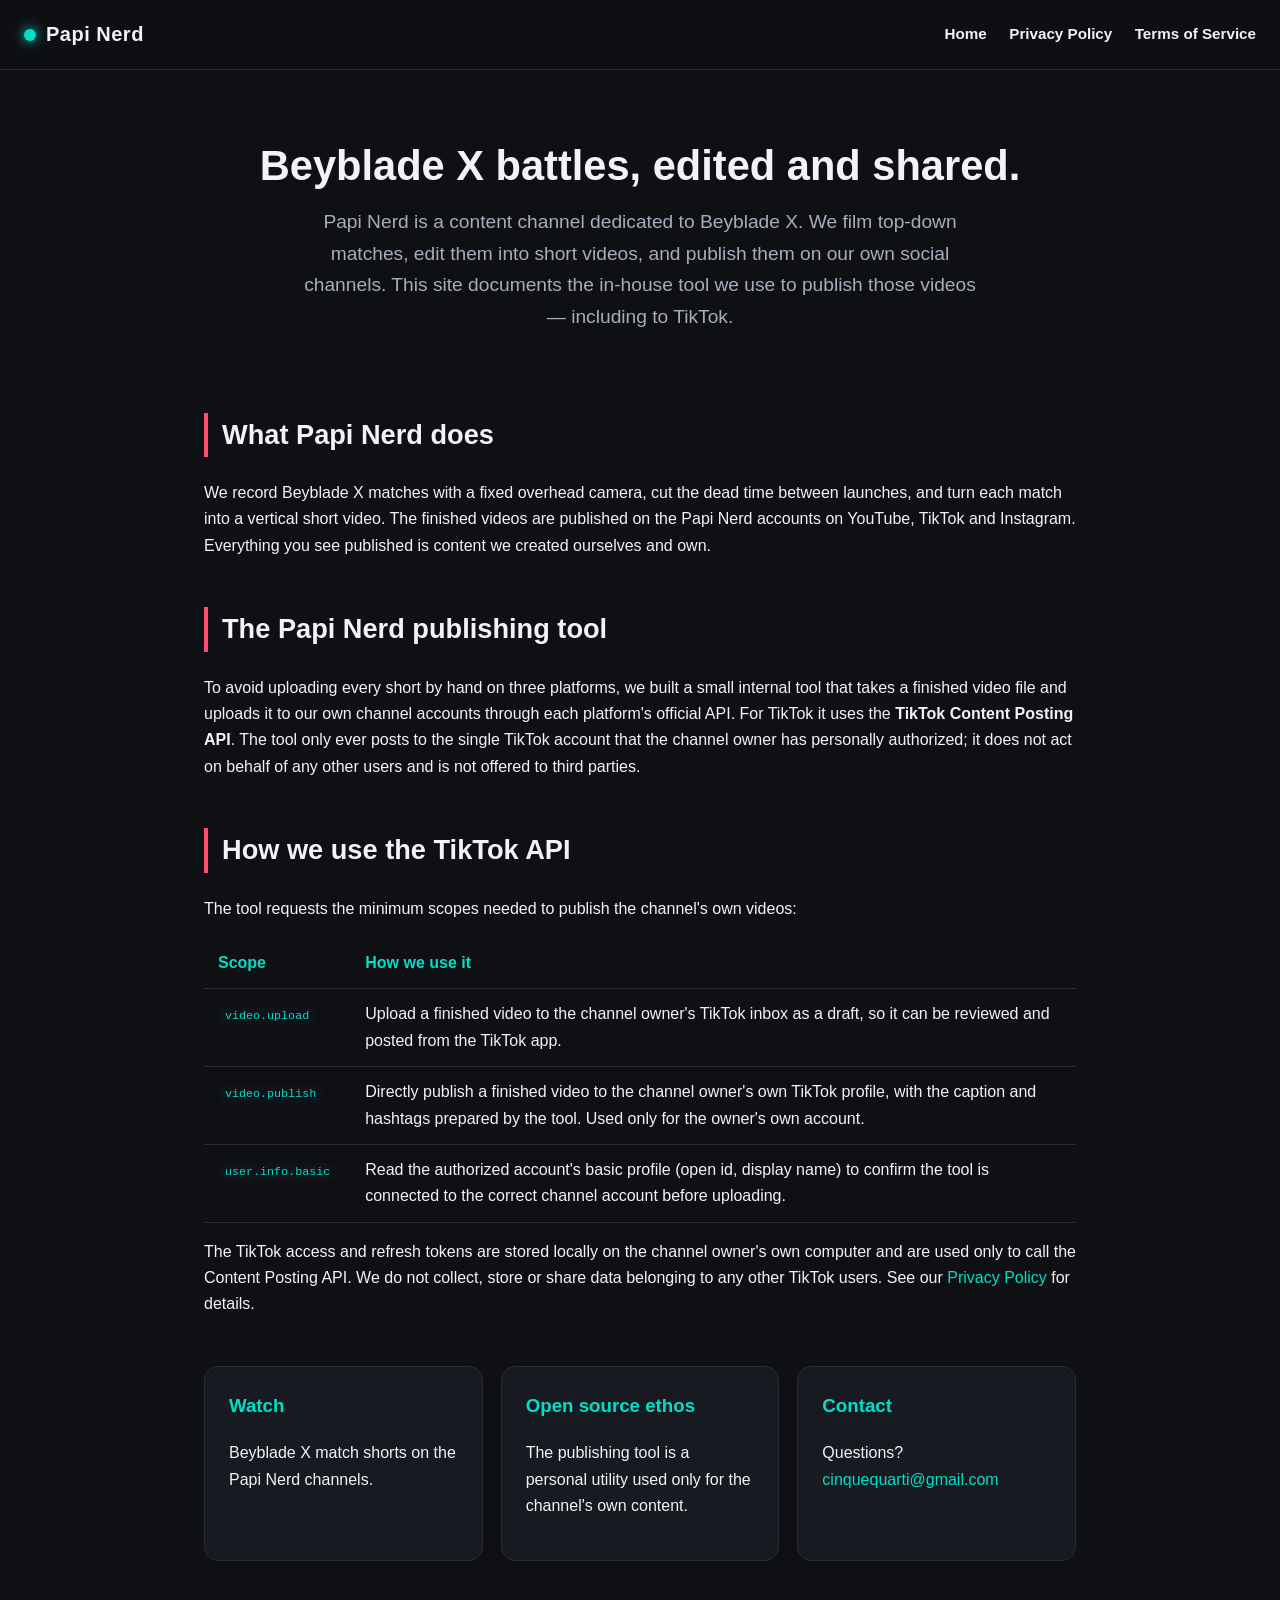
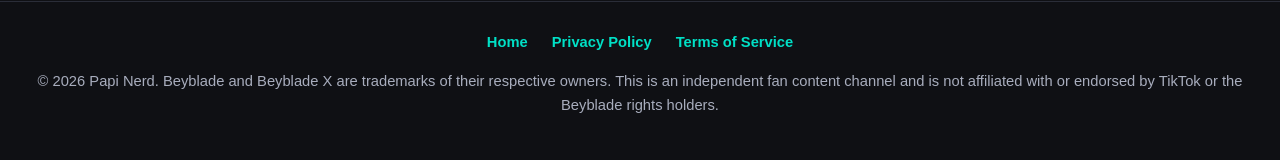
<file: index.html>
<!DOCTYPE html>
<html lang="en">
<head>
  <meta charset="utf-8">
  <meta name="viewport" content="width=device-width, initial-scale=1">
  <title>Papi Nerd — Beyblade X battle videos & publishing tool</title>
  <meta name="description" content="Papi Nerd is a Beyblade X content channel. This site documents the Papi Nerd publishing tool, which uploads the channel's own edited battle videos to its own social accounts, including TikTok via the Content Posting API.">
  <link rel="stylesheet" href="style.css">
</head>
<body>
  <header class="site">
    <div class="brand"><span class="dot"></span> Papi Nerd</div>
    <nav>
      <a href="index.html">Home</a>
      <a href="privacy.html">Privacy Policy</a>
      <a href="terms.html">Terms of Service</a>
    </nav>
  </header>

  <main>
    <div class="hero">
      <h1>Beyblade X battles, edited and shared.</h1>
      <p class="lead">Papi Nerd is a content channel dedicated to Beyblade X. We film top-down matches,
      edit them into short videos, and publish them on our own social channels. This site documents
      the in-house tool we use to publish those videos — including to TikTok.</p>
    </div>

    <section class="block">
      <h2>What Papi Nerd does</h2>
      <p>We record Beyblade X matches with a fixed overhead camera, cut the dead time between launches,
      and turn each match into a vertical short video. The finished videos are published on the Papi Nerd
      accounts on YouTube, TikTok and Instagram. Everything you see published is content we created
      ourselves and own.</p>
    </section>

    <section class="block">
      <h2>The Papi Nerd publishing tool</h2>
      <p>To avoid uploading every short by hand on three platforms, we built a small internal tool that
      takes a finished video file and uploads it to our own channel accounts through each platform's
      official API. For TikTok it uses the <strong>TikTok Content Posting API</strong>. The tool only
      ever posts to the single TikTok account that the channel owner has personally authorized; it does
      not act on behalf of any other users and is not offered to third parties.</p>
    </section>

    <section class="block">
      <h2>How we use the TikTok API</h2>
      <p>The tool requests the minimum scopes needed to publish the channel's own videos:</p>
      <table class="scopes">
        <tr><th>Scope</th><th>How we use it</th></tr>
        <tr>
          <td><code>video.upload</code></td>
          <td>Upload a finished video to the channel owner's TikTok inbox as a draft, so it can be
          reviewed and posted from the TikTok app.</td>
        </tr>
        <tr>
          <td><code>video.publish</code></td>
          <td>Directly publish a finished video to the channel owner's own TikTok profile, with the
          caption and hashtags prepared by the tool. Used only for the owner's own account.</td>
        </tr>
        <tr>
          <td><code>user.info.basic</code></td>
          <td>Read the authorized account's basic profile (open id, display name) to confirm the tool
          is connected to the correct channel account before uploading.</td>
        </tr>
      </table>
      <p>The TikTok access and refresh tokens are stored locally on the channel owner's own computer and
      are used only to call the Content Posting API. We do not collect, store or share data belonging to
      any other TikTok users. See our <a href="privacy.html">Privacy Policy</a> for details.</p>
    </section>

    <div class="cards wrap">
      <div class="card">
        <h3>Watch</h3>
        <p>Beyblade X match shorts on the Papi Nerd channels.</p>
      </div>
      <div class="card">
        <h3>Open source ethos</h3>
        <p>The publishing tool is a personal utility used only for the channel's own content.</p>
      </div>
      <div class="card">
        <h3>Contact</h3>
        <p>Questions? <a href="mailto:cinquequarti@gmail.com">cinquequarti@gmail.com</a></p>
      </div>
    </div>
  </main>

  <footer class="site">
    <div>
      <a href="index.html">Home</a>
      <a href="privacy.html">Privacy Policy</a>
      <a href="terms.html">Terms of Service</a>
    </div>
    <p>© 2026 Papi Nerd. Beyblade and Beyblade X are trademarks of their respective owners. This is an
    independent fan content channel and is not affiliated with or endorsed by TikTok or the Beyblade
    rights holders.</p>
  </footer>
</body>
</html>
</file>
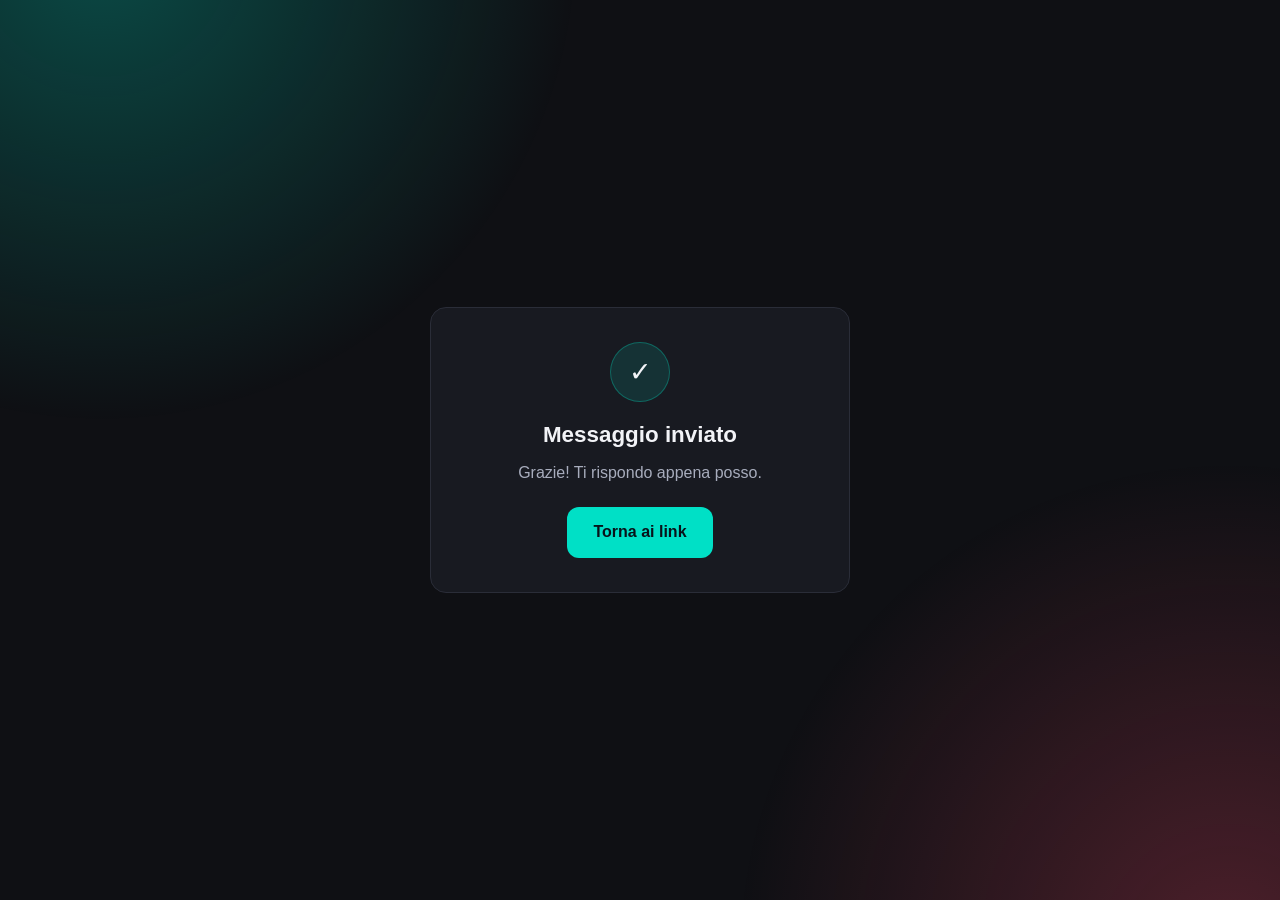
<file: grazie.html>
<!DOCTYPE html>
<html lang="it">
<head>
<meta charset="utf-8">
<meta name="viewport" content="width=device-width, initial-scale=1, viewport-fit=cover">
<title>Messaggio inviato — Papi Nerd</title>
<meta name="robots" content="noindex">
<meta name="theme-color" content="#0f1014">
<link rel="icon" href="data:image/svg+xml,<svg xmlns='http://www.w3.org/2000/svg' viewBox='0 0 32 32'><circle cx='16' cy='16' r='11' fill='%2300e0c6'/></svg>">
<style>
  :root{--bg:#0f1014;--panel:#181a21;--ink:#f2f3f7;--muted:#a8adbd;--accent:#00e0c6;--accent2:#ff4d6d;--line:#2a2d38}
  *{box-sizing:border-box}
  body{
    margin:0;min-height:100vh;
    display:grid;place-items:center;
    padding:24px;
    font-family:-apple-system,BlinkMacSystemFont,"Segoe UI",Roboto,Helvetica,Arial,sans-serif;
    background:var(--bg);color:var(--ink);line-height:1.55;overflow-x:hidden;
  }
  body::before,body::after{content:"";position:fixed;inset:0;z-index:0;pointer-events:none}
  body::before{background:radial-gradient(60vmax 60vmax at 8% -6%, rgba(0,224,198,.28), transparent 62%)}
  body::after{background:radial-gradient(62vmax 62vmax at 96% 106%, rgba(255,77,109,.26), transparent 62%)}
  .box{
    position:relative;z-index:1;
    max-width:420px;width:100%;
    padding:34px 24px;text-align:center;
    background:var(--panel);border:1px solid var(--line);border-radius:16px;
  }
  .tick{
    width:60px;height:60px;margin:0 auto 16px;
    display:grid;place-items:center;font-size:1.7rem;
    background:rgba(0,224,198,.12);border:1px solid rgba(0,224,198,.3);border-radius:50%;
  }
  h1{margin:0 0 8px;font-size:1.4rem}
  p{margin:0 0 22px;color:var(--muted)}
  a.torna{
    display:inline-block;min-height:48px;padding:13px 26px;
    font-weight:700;color:#08131a;background:var(--accent);
    border-radius:12px;text-decoration:none;
  }
</style>
</head>
<body>
  <div class="box">
    <div class="tick" aria-hidden="true">✓</div>
    <h1>Messaggio inviato</h1>
    <p>Grazie! Ti rispondo appena posso.</p>
    <a class="torna" href="link.html">Torna ai link</a>
  </div>
</body>
</html>
</file>
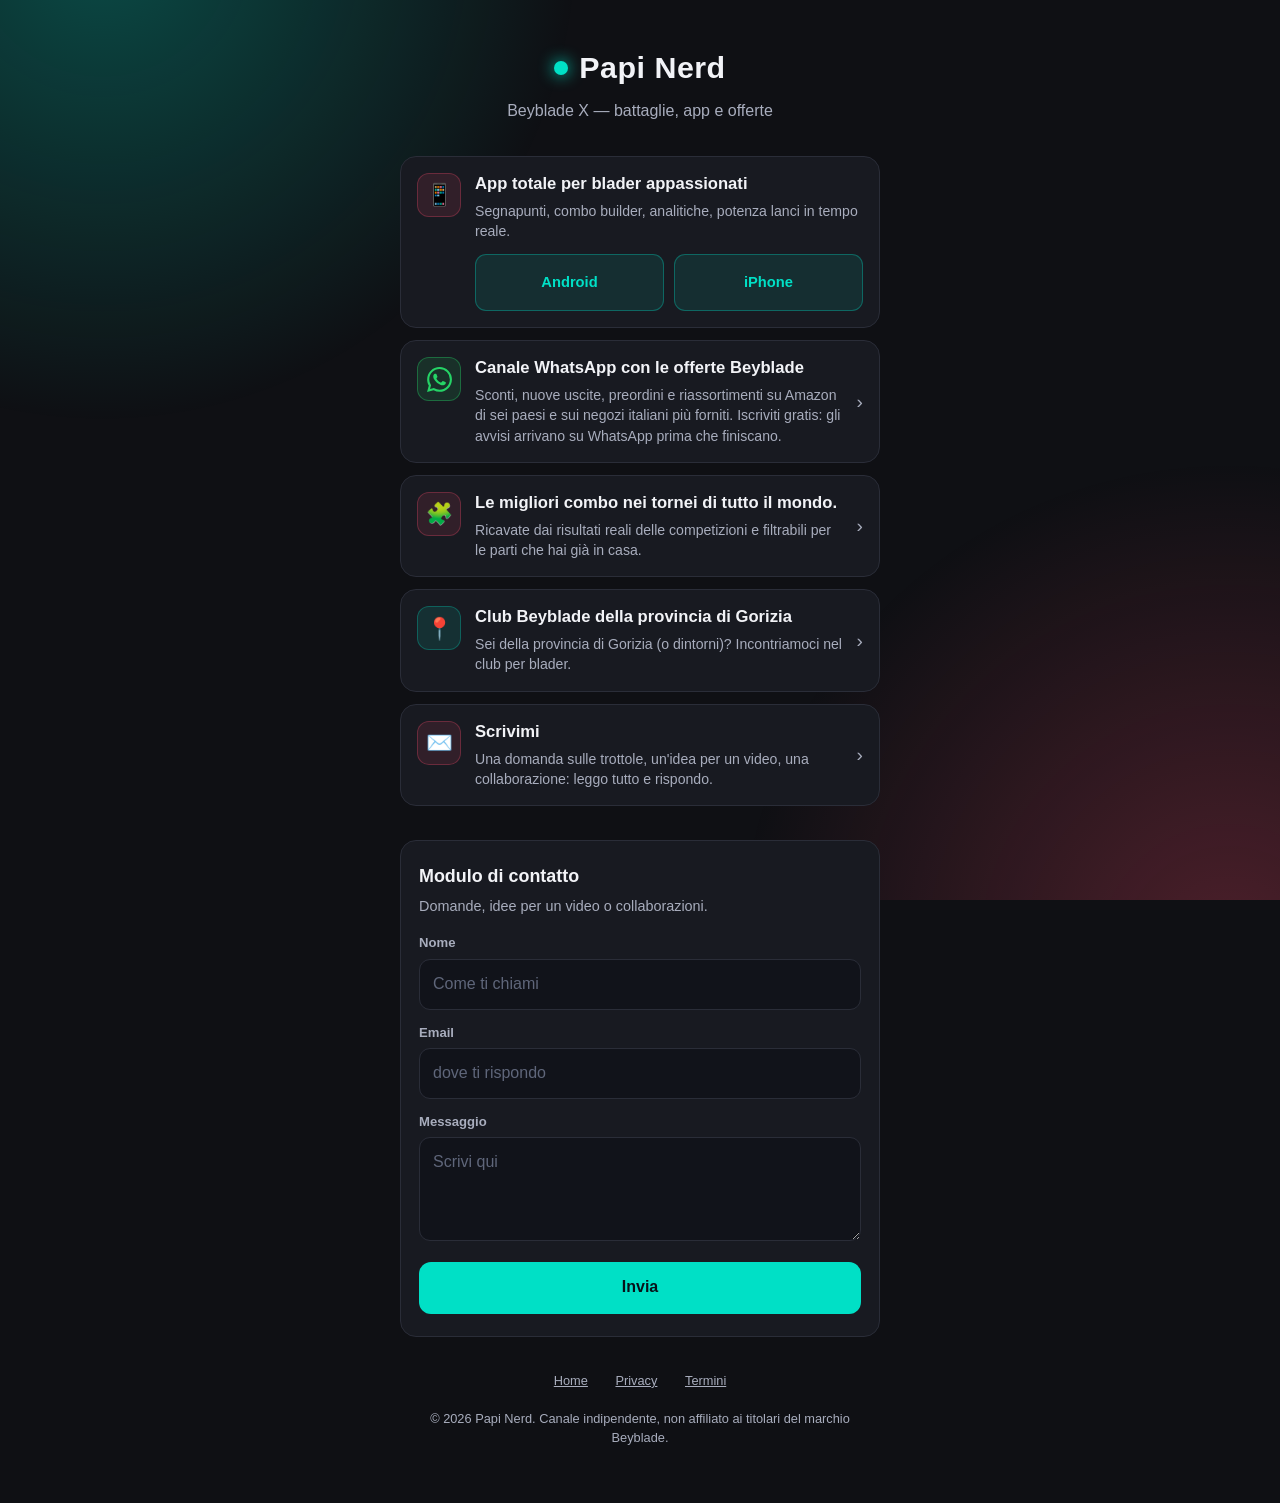
<file: link.html>
<!DOCTYPE html>
<html lang="it">
<head>
<meta charset="utf-8">
<meta name="viewport" content="width=device-width, initial-scale=1, viewport-fit=cover">
<title>Papi Nerd — Link utili</title>
<meta name="description" content="Tutti i link di Papi Nerd: le app segnapunti per Android e iPhone, il canale con le offerte Beyblade X, il sito delle combo e il modulo di contatto.">
<meta name="theme-color" content="#0f1014">
<meta property="og:type" content="website">
<meta property="og:title" content="Papi Nerd — Link utili">
<meta property="og:description" content="App segnapunti, offerte Beyblade X, combo e contatti. Tutto in una pagina.">
<meta property="og:url" content="https://albertocabasvidani.github.io/papinerd/link.html">
<link rel="icon" href="data:image/svg+xml,<svg xmlns='http://www.w3.org/2000/svg' viewBox='0 0 32 32'><circle cx='16' cy='16' r='11' fill='%2300e0c6'/></svg>">
<style>
  :root{
    --bg:#0f1014;
    --panel:#181a21;
    --panel-hi:#1e212a;
    --ink:#f2f3f7;
    --muted:#a8adbd;
    --accent:#00e0c6;
    --accent2:#ff4d6d;
    --line:#2a2d38;
    --radius:16px;
  }
  *{box-sizing:border-box}
  html{-webkit-text-size-adjust:100%}
  body{
    margin:0;
    min-height:100vh;
    font-family:-apple-system,BlinkMacSystemFont,"Segoe UI",Roboto,Helvetica,Arial,sans-serif;
    background:var(--bg);
    color:var(--ink);
    line-height:1.55;
    -webkit-font-smoothing:antialiased;
    overflow-x:hidden;
  }
  /* due aloni colorati che respirano: la parte "frizzante", niente di piu'.
     Ancorati al viewport con inset:0, mai piu' larghi di lui. */
  body::before,body::after{
    content:"";
    position:fixed;
    inset:0;
    z-index:0;
    pointer-events:none;
  }
  body::before{
    background:radial-gradient(60vmax 60vmax at 8% -6%, rgba(0,224,198,.28), transparent 62%);
    animation:respiro1 9s ease-in-out infinite alternate;
  }
  body::after{
    background:radial-gradient(62vmax 62vmax at 96% 106%, rgba(255,77,109,.26), transparent 62%);
    animation:respiro2 11s ease-in-out infinite alternate;
  }
  @keyframes respiro1{from{opacity:.75}to{opacity:1}}
  @keyframes respiro2{from{opacity:1}to{opacity:.7}}

  /* i padding laterali tengono conto del notch: in orizzontale su iPhone
     l'area utile e' piu' stretta della finestra */
  main{
    position:relative;z-index:1;
    max-width:520px;margin:0 auto;
    padding:44px calc(20px + env(safe-area-inset-right)) calc(56px + env(safe-area-inset-bottom))
            calc(20px + env(safe-area-inset-left));
  }

  header{text-align:center;margin-bottom:32px}
  .brand{
    display:inline-flex;align-items:center;gap:11px;
    font-size:1.9rem;font-weight:800;letter-spacing:.5px;margin:0;
  }
  .brand .dot{
    width:14px;height:14px;border-radius:50%;
    background:var(--accent);
    box-shadow:0 0 16px var(--accent);
    animation:pulse 2.4s ease-in-out infinite;
  }
  @keyframes pulse{50%{transform:scale(.72);opacity:.65}}
  .tagline{margin:8px 0 0;color:var(--muted);font-size:1rem}

  .links{display:grid;gap:12px;list-style:none;margin:0;padding:0}

  .links a{
    display:flex;align-items:flex-start;gap:14px;
    padding:16px;
    background:var(--panel);
    border:1px solid var(--line);
    border-radius:var(--radius);
    color:var(--ink);text-decoration:none;
    transition:transform .16s ease,border-color .16s ease,background .16s ease;
  }
  .links a:hover,.links a:focus-visible{
    background:var(--panel-hi);
    border-color:var(--accent);
    transform:translateY(-2px);
    outline:none;
  }
  .links a:active{transform:translateY(0) scale(.99)}

  .ico{
    flex:0 0 44px;height:44px;
    display:grid;place-items:center;
    font-size:1.35rem;line-height:1;
    background:rgba(0,224,198,.11);
    border:1px solid rgba(0,224,198,.28);
    border-radius:12px;
  }
  .links li:nth-child(odd) .ico{background:rgba(255,77,109,.11);border-color:rgba(255,77,109,.28)}
  /* il canale offerte porta i colori di WhatsApp: si riconosce prima di leggere */
  .links li .ico-wa{background:rgba(37,211,102,.12);border-color:rgba(37,211,102,.36)}
  .ico-wa svg{width:25px;height:25px;display:block;fill:#25d366}

  /* la voce delle app non e' un link solo: la card resta ferma e i due
     pulsanti store fanno il lavoro */
  .voce-app{
    display:flex;align-items:flex-start;gap:14px;
    padding:16px;
    background:var(--panel);
    border:1px solid var(--line);
    border-radius:var(--radius);
  }
  .store{display:flex;gap:10px;margin-top:13px}
  .store a{
    flex:1;min-height:46px;
    display:grid;place-items:center;
    font-size:.92rem;font-weight:700;
    color:var(--accent);text-decoration:none;
    background:rgba(0,224,198,.1);
    border:1px solid rgba(0,224,198,.32);
    border-radius:11px;
    transition:background .16s ease,transform .16s ease;
  }
  .store a:hover,.store a:focus-visible{background:rgba(0,224,198,.2);outline:none}
  .store a:active{transform:scale(.98)}

  .txt{min-width:0;flex:1}
  .txt strong{display:block;font-size:1.04rem;font-weight:700;line-height:1.3}
  .txt p{margin:6px 0 0;color:var(--muted);font-size:.88rem;line-height:1.45}
  .txt p em{font-style:normal;color:#7d8497}
  .arrow{
    flex:0 0 auto;align-self:center;
    color:var(--muted);font-size:1.2rem;
    transition:transform .16s ease,color .16s ease;
  }
  .links a:hover .arrow{color:var(--accent);transform:translateX(3px)}

  .contatto{
    margin-top:34px;padding:22px 18px;
    background:var(--panel);
    border:1px solid var(--line);
    border-radius:var(--radius);
  }
  .contatto h2{margin:0 0 4px;font-size:1.12rem}
  .contatto p{margin:0 0 16px;color:var(--muted);font-size:.9rem}
  .contatto label{display:block;font-size:.82rem;font-weight:600;color:var(--muted);margin-bottom:5px}
  .campo{margin-bottom:13px}
  input,textarea{
    width:100%;
    padding:12px 13px;
    font:inherit;font-size:1rem; /* 16px: evita lo zoom automatico su iOS */
    color:var(--ink);
    background:#11131a;
    border:1px solid var(--line);
    border-radius:11px;
    transition:border-color .16s ease;
  }
  textarea{resize:vertical;min-height:104px}
  input:focus,textarea:focus{outline:none;border-color:var(--accent)}
  input::placeholder,textarea::placeholder{color:#5f667a}
  button{
    width:100%;min-height:52px;
    font:inherit;font-size:1rem;font-weight:700;
    color:#08131a;
    background:var(--accent);
    border:0;border-radius:12px;
    cursor:pointer;
    transition:filter .16s ease,transform .16s ease;
  }
  button:hover{filter:brightness(1.08)}
  button:active{transform:scale(.99)}
  .honey{position:absolute;left:-9999px}

  footer{margin-top:22px;text-align:center;color:var(--muted);font-size:.8rem}
  /* bersagli da 44px: erano tre righe di testo alte 17, impossibili da
     centrare col pollice */
  footer a{
    display:inline-block;
    padding:12px;line-height:20px;
    color:var(--muted);
  }
  footer p{margin:6px 0 0;line-height:1.5}

  @media (prefers-reduced-motion:reduce){
    *,*::before,*::after{animation:none!important;transition:none!important}
  }
</style>
</head>
<body>
<main>
  <header>
    <h1 class="brand"><span class="dot"></span>Papi Nerd</h1>
    <p class="tagline">Beyblade X — battaglie, app e offerte</p>
  </header>

  <ul class="links">
    <li class="voce-app">
      <span class="ico" aria-hidden="true">📱</span>
      <span class="txt">
        <strong>App totale per blader appassionati</strong>
        <p>Segnapunti, combo builder, analitiche, potenza lanci in tempo reale.</p>
        <span class="store">
          <a href="https://play.google.com/store/apps/details?id=com.beybladex.score">Android</a>
          <a href="https://apps.apple.com/it/app/id6788671503">iPhone</a>
        </span>
      </span>
    </li>
    <li>
      <a href="https://whatsapp.com/channel/0029Vb984EzGZNCnRuAWT112">
        <span class="ico ico-wa" aria-hidden="true">
          <svg viewBox="0 0 24 24" role="img"><path d="M17.472 14.382c-.297-.149-1.758-.867-2.03-.967-.273-.099-.471-.148-.67.15-.197.297-.767.966-.94 1.164-.173.199-.347.223-.644.075-.297-.15-1.255-.463-2.39-1.475-.883-.788-1.48-1.761-1.653-2.059-.173-.297-.018-.458.13-.606.134-.133.298-.347.446-.52.149-.174.198-.298.298-.497.099-.198.05-.371-.025-.52-.075-.149-.669-1.612-.916-2.207-.242-.579-.487-.5-.669-.51-.173-.008-.371-.01-.57-.01-.198 0-.52.074-.792.372-.272.297-1.04 1.016-1.04 2.479 0 1.462 1.065 2.875 1.213 3.074.149.198 2.096 3.2 5.077 4.487.709.306 1.262.489 1.694.625.712.227 1.36.195 1.872.118.571-.085 1.758-.719 2.006-1.413.248-.694.248-1.289.173-1.413-.074-.124-.272-.198-.57-.347m-5.421 7.403h-.004a9.87 9.87 0 01-5.031-1.378l-.361-.214-3.741.982.998-3.648-.235-.374a9.86 9.86 0 01-1.51-5.26c.001-5.45 4.436-9.884 9.888-9.884a9.82 9.82 0 016.988 2.898 9.825 9.825 0 012.893 6.994c-.003 5.45-4.437 9.884-9.885 9.884m8.413-18.297A11.815 11.815 0 0012.05 0C5.495 0 .16 5.335.157 11.892c0 2.096.547 4.142 1.588 5.945L.057 24l6.305-1.654a11.882 11.882 0 005.683 1.448h.005c6.554 0 11.89-5.335 11.893-11.893a11.821 11.821 0 00-3.48-8.413Z"/></svg>
        </span>
        <span class="txt">
          <strong>Canale WhatsApp con le offerte Beyblade</strong>
          <p>Sconti, nuove uscite, preordini e riassortimenti su Amazon di sei paesi e sui negozi
          italiani più forniti. Iscriviti gratis: gli avvisi arrivano su WhatsApp prima che
          finiscano.</p>
        </span>
        <span class="arrow" aria-hidden="true">›</span>
      </a>
    </li>
    <li>
      <a href="https://beybladexcombos.com/">
        <span class="ico" aria-hidden="true">🧩</span>
        <span class="txt">
          <strong>Le migliori combo nei tornei di tutto il mondo.</strong>
          <p>Ricavate dai risultati reali delle competizioni e filtrabili per le parti che hai
          già in casa.</p>
        </span>
        <span class="arrow" aria-hidden="true">›</span>
      </a>
    </li>
    <li>
      <a href="https://gearsports.it/clubs/9ea325ab-7345-4a52-9d54-0b59b2d6de60">
        <span class="ico" aria-hidden="true">📍</span>
        <span class="txt">
          <strong>Club Beyblade della provincia di Gorizia</strong>
          <p>Sei della provincia di Gorizia (o dintorni)? Incontriamoci nel club per blader.</p>
        </span>
        <span class="arrow" aria-hidden="true">›</span>
      </a>
    </li>
    <li>
      <a href="#contatto">
        <span class="ico" aria-hidden="true">✉️</span>
        <span class="txt">
          <strong>Scrivimi</strong>
          <p>Una domanda sulle trottole, un'idea per un video, una collaborazione: leggo tutto
          e rispondo.</p>
        </span>
        <span class="arrow" aria-hidden="true">›</span>
      </a>
    </li>
  </ul>

  <section class="contatto" id="contatto">
    <h2>Modulo di contatto</h2>
    <p>Domande, idee per un video o collaborazioni.</p>
    <form action="https://formsubmit.co/cinquequarti@gmail.com" method="POST">
      <input type="hidden" name="_subject" value="Messaggio dalla pagina link di Papi Nerd">
      <input type="hidden" name="_next" value="https://albertocabasvidani.github.io/papinerd/grazie.html">
      <input type="hidden" name="_template" value="table">
      <input type="text" name="_honey" class="honey" tabindex="-1" autocomplete="off" aria-hidden="true">

      <div class="campo">
        <label for="nome">Nome</label>
        <input id="nome" type="text" name="nome" placeholder="Come ti chiami" required>
      </div>
      <div class="campo">
        <label for="email">Email</label>
        <input id="email" type="email" name="email" placeholder="dove ti rispondo" required>
      </div>
      <div class="campo">
        <label for="messaggio">Messaggio</label>
        <textarea id="messaggio" name="messaggio" placeholder="Scrivi qui" required></textarea>
      </div>
      <button type="submit">Invia</button>
    </form>
  </section>

  <footer>
    <div>
      <a href="index.html">Home</a>
      <a href="privacy.html">Privacy</a>
      <a href="terms.html">Termini</a>
    </div>
    <p>© 2026 Papi Nerd. Canale indipendente, non affiliato ai titolari del marchio Beyblade.</p>
  </footer>
</main>
</body>
</html>
</file>
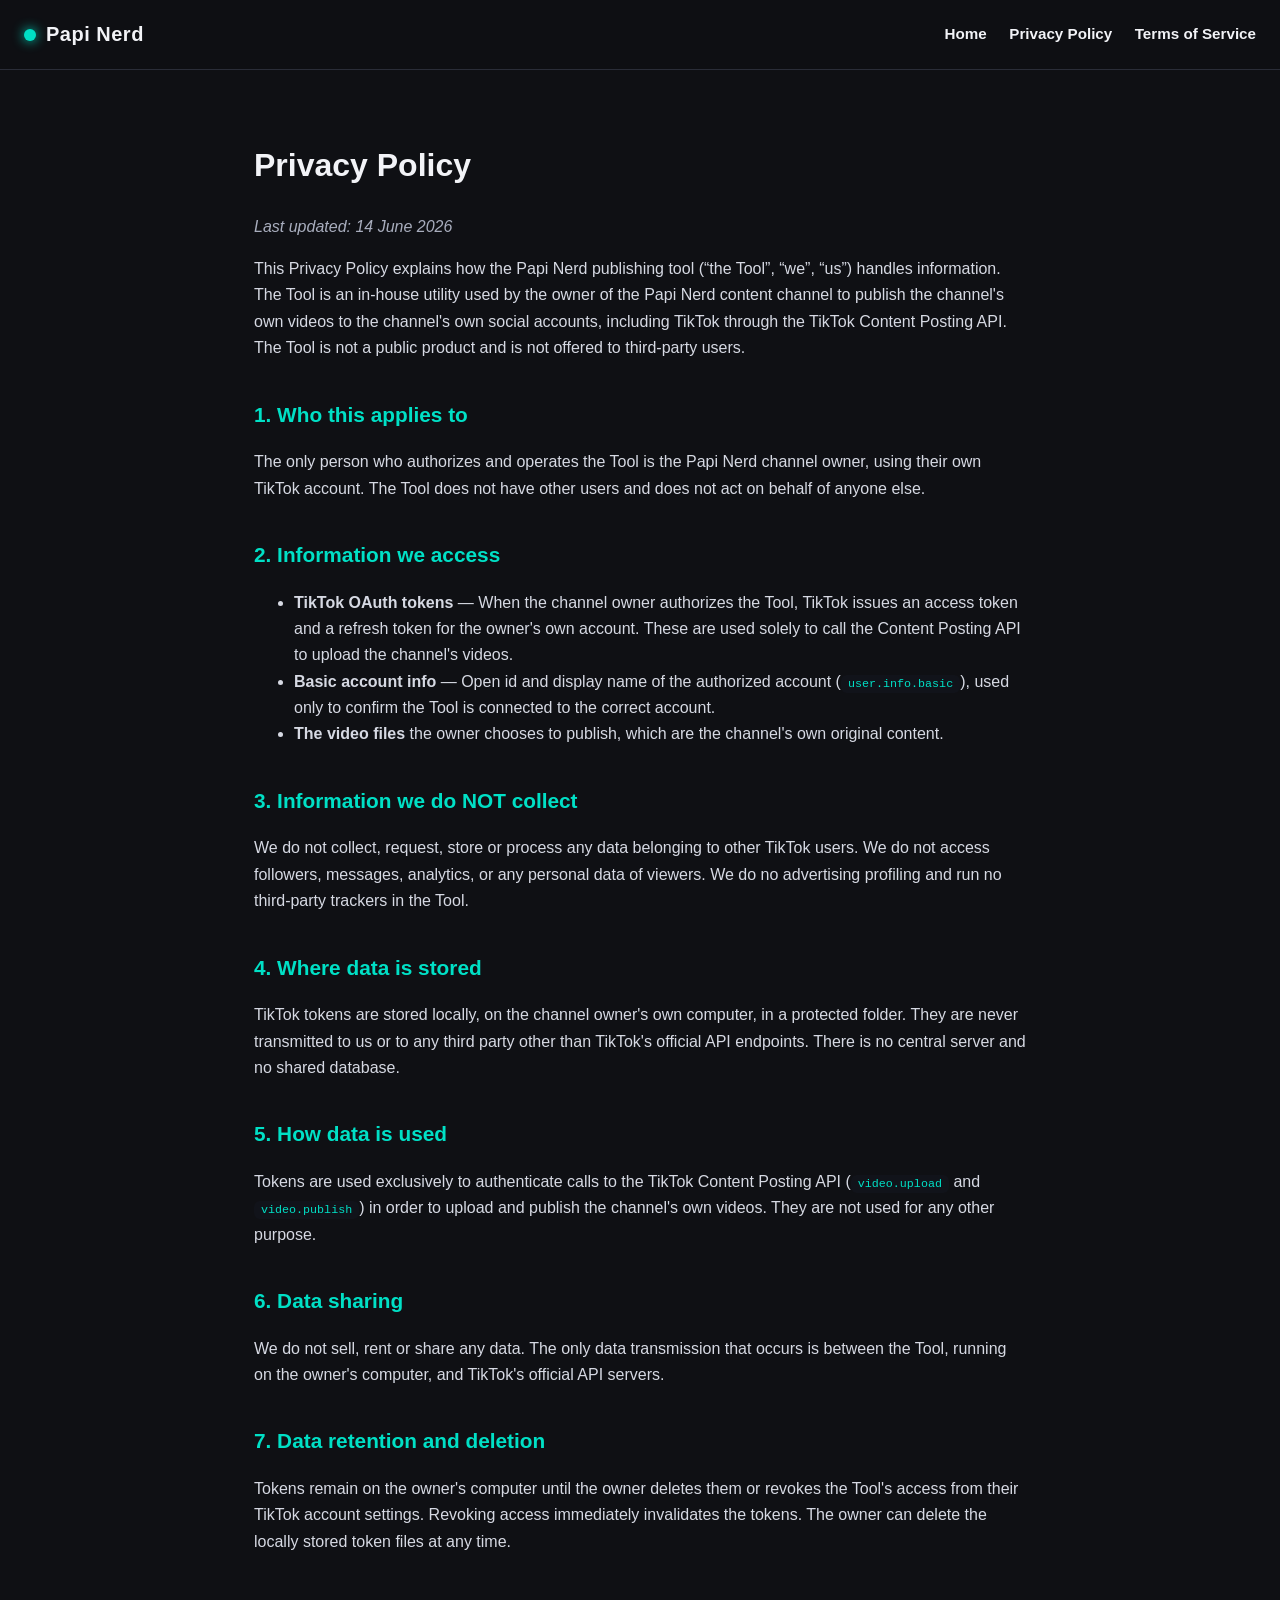
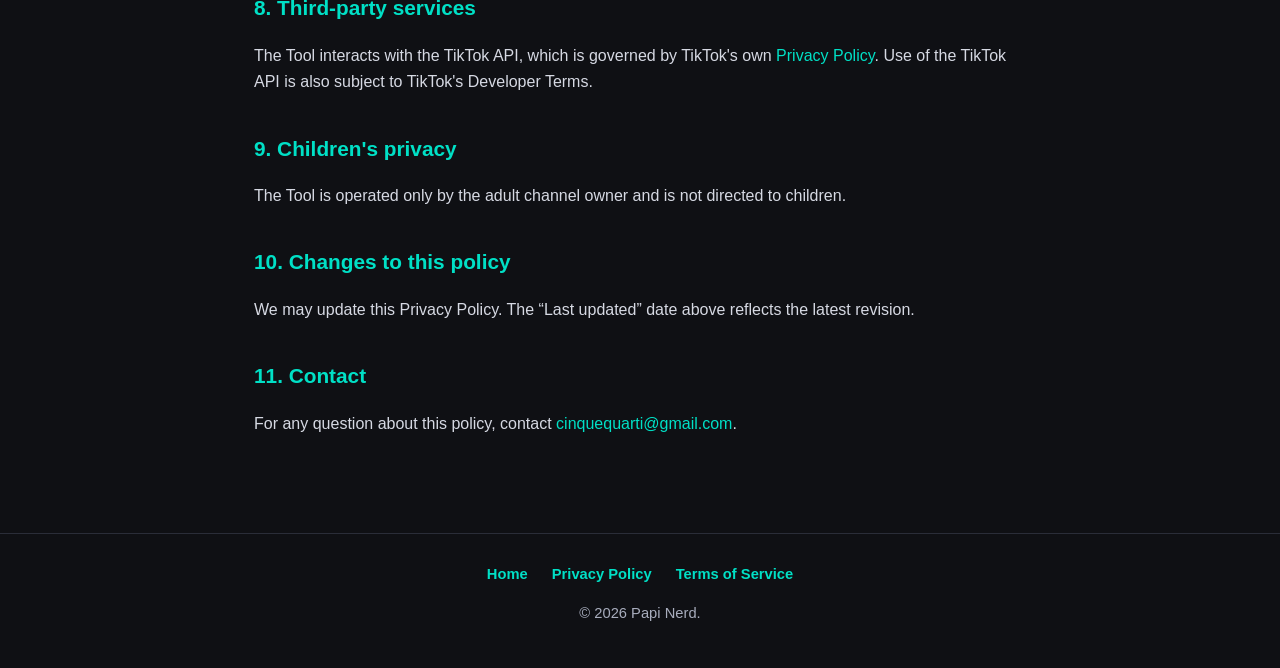
<file: privacy.html>
<!DOCTYPE html>
<html lang="en">
<head>
  <meta charset="utf-8">
  <meta name="viewport" content="width=device-width, initial-scale=1">
  <title>Privacy Policy — Papi Nerd</title>
  <meta name="description" content="Privacy Policy for the Papi Nerd publishing tool and its use of the TikTok Content Posting API.">
  <link rel="stylesheet" href="style.css">
</head>
<body>
  <header class="site">
    <div class="brand"><span class="dot"></span> Papi Nerd</div>
    <nav>
      <a href="index.html">Home</a>
      <a href="privacy.html">Privacy Policy</a>
      <a href="terms.html">Terms of Service</a>
    </nav>
  </header>

  <main class="legal">
    <h1>Privacy Policy</h1>
    <p class="updated">Last updated: 14 June 2026</p>

    <p>This Privacy Policy explains how the Papi Nerd publishing tool (“the Tool”, “we”, “us”) handles
    information. The Tool is an in-house utility used by the owner of the Papi Nerd content channel to
    publish the channel's own videos to the channel's own social accounts, including TikTok through the
    TikTok Content Posting API. The Tool is not a public product and is not offered to third-party users.</p>

    <h2>1. Who this applies to</h2>
    <p>The only person who authorizes and operates the Tool is the Papi Nerd channel owner, using their
    own TikTok account. The Tool does not have other users and does not act on behalf of anyone else.</p>

    <h2>2. Information we access</h2>
    <ul>
      <li><strong>TikTok OAuth tokens</strong> — When the channel owner authorizes the Tool, TikTok
      issues an access token and a refresh token for the owner's own account. These are used solely to
      call the Content Posting API to upload the channel's videos.</li>
      <li><strong>Basic account info</strong> — Open id and display name of the authorized account
      (<code>user.info.basic</code>), used only to confirm the Tool is connected to the correct account.</li>
      <li><strong>The video files</strong> the owner chooses to publish, which are the channel's own
      original content.</li>
    </ul>

    <h2>3. Information we do NOT collect</h2>
    <p>We do not collect, request, store or process any data belonging to other TikTok users. We do not
    access followers, messages, analytics, or any personal data of viewers. We do no advertising
    profiling and run no third-party trackers in the Tool.</p>

    <h2>4. Where data is stored</h2>
    <p>TikTok tokens are stored locally, on the channel owner's own computer, in a protected folder. They
    are never transmitted to us or to any third party other than TikTok's official API endpoints. There
    is no central server and no shared database.</p>

    <h2>5. How data is used</h2>
    <p>Tokens are used exclusively to authenticate calls to the TikTok Content Posting API
    (<code>video.upload</code> and <code>video.publish</code>) in order to upload and publish the
    channel's own videos. They are not used for any other purpose.</p>

    <h2>6. Data sharing</h2>
    <p>We do not sell, rent or share any data. The only data transmission that occurs is between the
    Tool, running on the owner's computer, and TikTok's official API servers.</p>

    <h2>7. Data retention and deletion</h2>
    <p>Tokens remain on the owner's computer until the owner deletes them or revokes the Tool's access
    from their TikTok account settings. Revoking access immediately invalidates the tokens. The owner can
    delete the locally stored token files at any time.</p>

    <h2>8. Third-party services</h2>
    <p>The Tool interacts with the TikTok API, which is governed by TikTok's own
    <a href="https://www.tiktok.com/legal/privacy-policy" target="_blank" rel="noopener">Privacy Policy</a>.
    Use of the TikTok API is also subject to TikTok's Developer Terms.</p>

    <h2>9. Children's privacy</h2>
    <p>The Tool is operated only by the adult channel owner and is not directed to children.</p>

    <h2>10. Changes to this policy</h2>
    <p>We may update this Privacy Policy. The “Last updated” date above reflects the latest revision.</p>

    <h2>11. Contact</h2>
    <p>For any question about this policy, contact
    <a href="mailto:cinquequarti@gmail.com">cinquequarti@gmail.com</a>.</p>
  </main>

  <footer class="site">
    <div>
      <a href="index.html">Home</a>
      <a href="privacy.html">Privacy Policy</a>
      <a href="terms.html">Terms of Service</a>
    </div>
    <p>© 2026 Papi Nerd.</p>
  </footer>
</body>
</html>
</file>
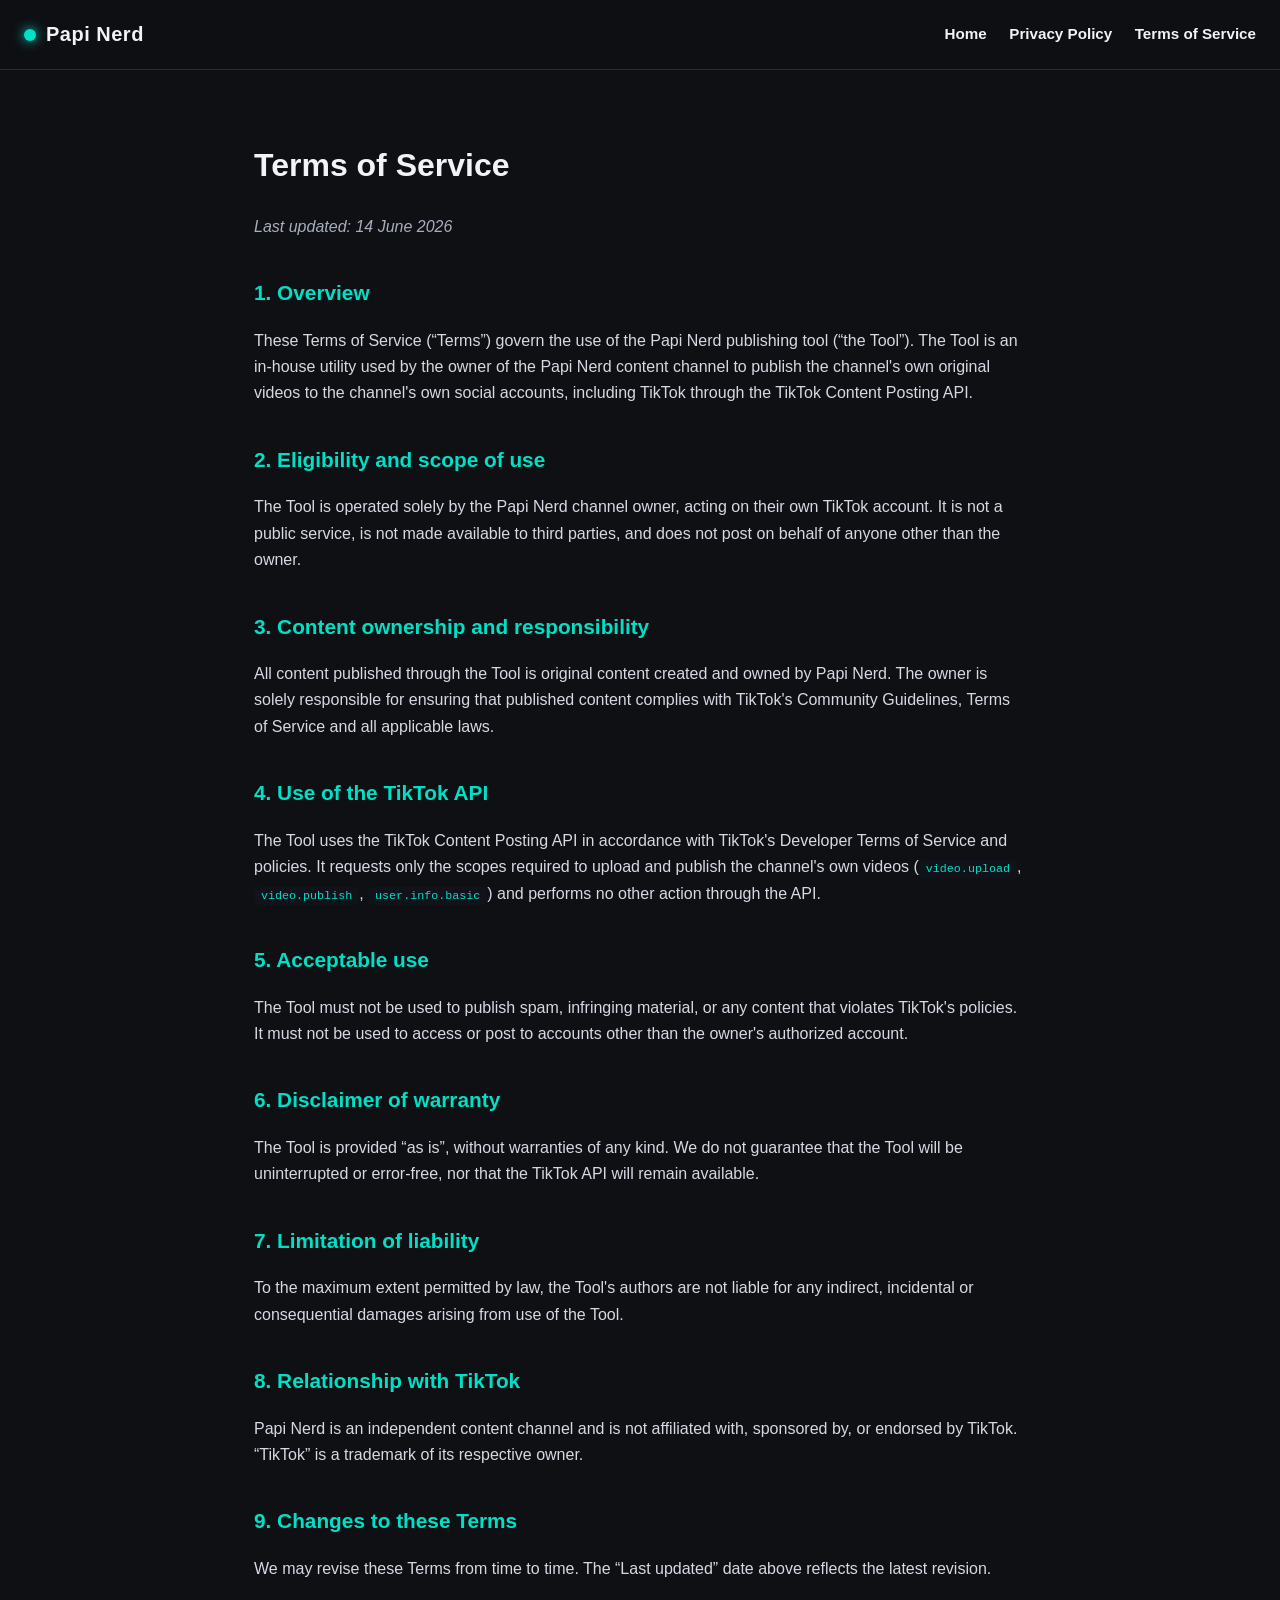
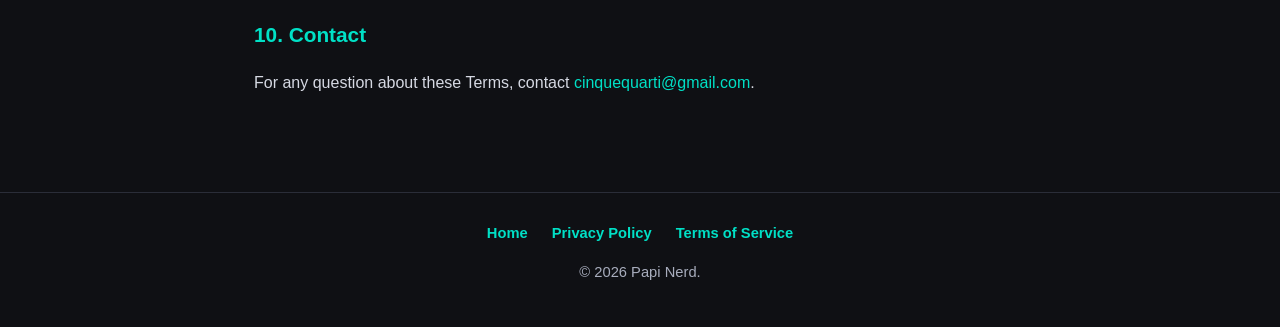
<file: terms.html>
<!DOCTYPE html>
<html lang="en">
<head>
  <meta charset="utf-8">
  <meta name="viewport" content="width=device-width, initial-scale=1">
  <title>Terms of Service — Papi Nerd</title>
  <meta name="description" content="Terms of Service for the Papi Nerd publishing tool and its use of the TikTok Content Posting API.">
  <link rel="stylesheet" href="style.css">
</head>
<body>
  <header class="site">
    <div class="brand"><span class="dot"></span> Papi Nerd</div>
    <nav>
      <a href="index.html">Home</a>
      <a href="privacy.html">Privacy Policy</a>
      <a href="terms.html">Terms of Service</a>
    </nav>
  </header>

  <main class="legal">
    <h1>Terms of Service</h1>
    <p class="updated">Last updated: 14 June 2026</p>

    <h2>1. Overview</h2>
    <p>These Terms of Service (“Terms”) govern the use of the Papi Nerd publishing tool (“the Tool”).
    The Tool is an in-house utility used by the owner of the Papi Nerd content channel to publish the
    channel's own original videos to the channel's own social accounts, including TikTok through the
    TikTok Content Posting API.</p>

    <h2>2. Eligibility and scope of use</h2>
    <p>The Tool is operated solely by the Papi Nerd channel owner, acting on their own TikTok account.
    It is not a public service, is not made available to third parties, and does not post on behalf of
    anyone other than the owner.</p>

    <h2>3. Content ownership and responsibility</h2>
    <p>All content published through the Tool is original content created and owned by Papi Nerd. The
    owner is solely responsible for ensuring that published content complies with TikTok's Community
    Guidelines, Terms of Service and all applicable laws.</p>

    <h2>4. Use of the TikTok API</h2>
    <p>The Tool uses the TikTok Content Posting API in accordance with TikTok's Developer Terms of
    Service and policies. It requests only the scopes required to upload and publish the channel's own
    videos (<code>video.upload</code>, <code>video.publish</code>, <code>user.info.basic</code>) and
    performs no other action through the API.</p>

    <h2>5. Acceptable use</h2>
    <p>The Tool must not be used to publish spam, infringing material, or any content that violates
    TikTok's policies. It must not be used to access or post to accounts other than the owner's
    authorized account.</p>

    <h2>6. Disclaimer of warranty</h2>
    <p>The Tool is provided “as is”, without warranties of any kind. We do not guarantee that the Tool
    will be uninterrupted or error-free, nor that the TikTok API will remain available.</p>

    <h2>7. Limitation of liability</h2>
    <p>To the maximum extent permitted by law, the Tool's authors are not liable for any indirect,
    incidental or consequential damages arising from use of the Tool.</p>

    <h2>8. Relationship with TikTok</h2>
    <p>Papi Nerd is an independent content channel and is not affiliated with, sponsored by, or endorsed
    by TikTok. “TikTok” is a trademark of its respective owner.</p>

    <h2>9. Changes to these Terms</h2>
    <p>We may revise these Terms from time to time. The “Last updated” date above reflects the latest
    revision.</p>

    <h2>10. Contact</h2>
    <p>For any question about these Terms, contact
    <a href="mailto:cinquequarti@gmail.com">cinquequarti@gmail.com</a>.</p>
  </main>

  <footer class="site">
    <div>
      <a href="index.html">Home</a>
      <a href="privacy.html">Privacy Policy</a>
      <a href="terms.html">Terms of Service</a>
    </div>
    <p>© 2026 Papi Nerd.</p>
  </footer>
</body>
</html>
</file>
<file: style.css>
:root {
  --bg: #0f1014;
  --panel: #181a21;
  --ink: #f2f3f7;
  --muted: #a8adbd;
  --accent: #00e0c6;
  --accent2: #ff4d6d;
  --line: #2a2d38;
}

* { box-sizing: border-box; }

body {
  margin: 0;
  font-family: -apple-system, BlinkMacSystemFont, "Segoe UI", Roboto, Helvetica, Arial, sans-serif;
  background: var(--bg);
  color: var(--ink);
  line-height: 1.65;
}

a { color: var(--accent); text-decoration: none; }
a:hover { text-decoration: underline; }

header.site {
  display: flex;
  align-items: center;
  justify-content: space-between;
  flex-wrap: wrap;
  gap: 12px;
  padding: 18px 24px;
  border-bottom: 1px solid var(--line);
  background: rgba(15, 16, 20, 0.92);
  position: sticky;
  top: 0;
  backdrop-filter: blur(8px);
}

header.site .brand {
  font-weight: 800;
  font-size: 1.25rem;
  letter-spacing: 0.5px;
  display: flex;
  align-items: center;
  gap: 10px;
}

header.site .brand span.dot {
  width: 12px; height: 12px; border-radius: 50%;
  background: var(--accent);
  box-shadow: 0 0 12px var(--accent);
}

header.site nav a {
  color: var(--ink);
  margin-left: 18px;
  font-weight: 600;
  font-size: 0.95rem;
}

.hero {
  max-width: 920px;
  margin: 0 auto;
  padding: 72px 24px 32px;
  text-align: center;
}

.hero h1 {
  font-size: 2.6rem;
  line-height: 1.15;
  margin: 0 0 16px;
}

.hero p.lead {
  font-size: 1.2rem;
  color: var(--muted);
  max-width: 680px;
  margin: 0 auto;
}

.wrap { max-width: 920px; margin: 0 auto; padding: 0 24px; }

.cards {
  display: grid;
  grid-template-columns: repeat(auto-fit, minmax(240px, 1fr));
  gap: 18px;
  margin: 40px auto;
}

.card {
  background: var(--panel);
  border: 1px solid var(--line);
  border-radius: 14px;
  padding: 24px;
}

.card h3 { margin-top: 0; color: var(--accent); }

section.block {
  max-width: 920px;
  margin: 48px auto;
  padding: 0 24px;
}

section.block h2 { font-size: 1.7rem; border-left: 4px solid var(--accent2); padding-left: 14px; }

.legal {
  max-width: 820px;
  margin: 0 auto;
  padding: 48px 24px 80px;
}

.legal h1 { font-size: 2rem; }
.legal h2 { font-size: 1.3rem; margin-top: 36px; color: var(--accent); }
.legal p, .legal li { color: #d6d9e3; }
.legal .updated { color: var(--muted); font-style: italic; }

footer.site {
  border-top: 1px solid var(--line);
  padding: 28px 24px;
  text-align: center;
  color: var(--muted);
  font-size: 0.92rem;
}

footer.site a { margin: 0 10px; font-weight: 600; }

table.scopes { width: 100%; border-collapse: collapse; margin-top: 16px; }
table.scopes th, table.scopes td { text-align: left; padding: 12px 14px; border-bottom: 1px solid var(--line); vertical-align: top; }
table.scopes th { color: var(--accent); }
code { background: #11131a; padding: 2px 7px; border-radius: 6px; color: var(--accent); font-size: 0.9em; }
</file>
